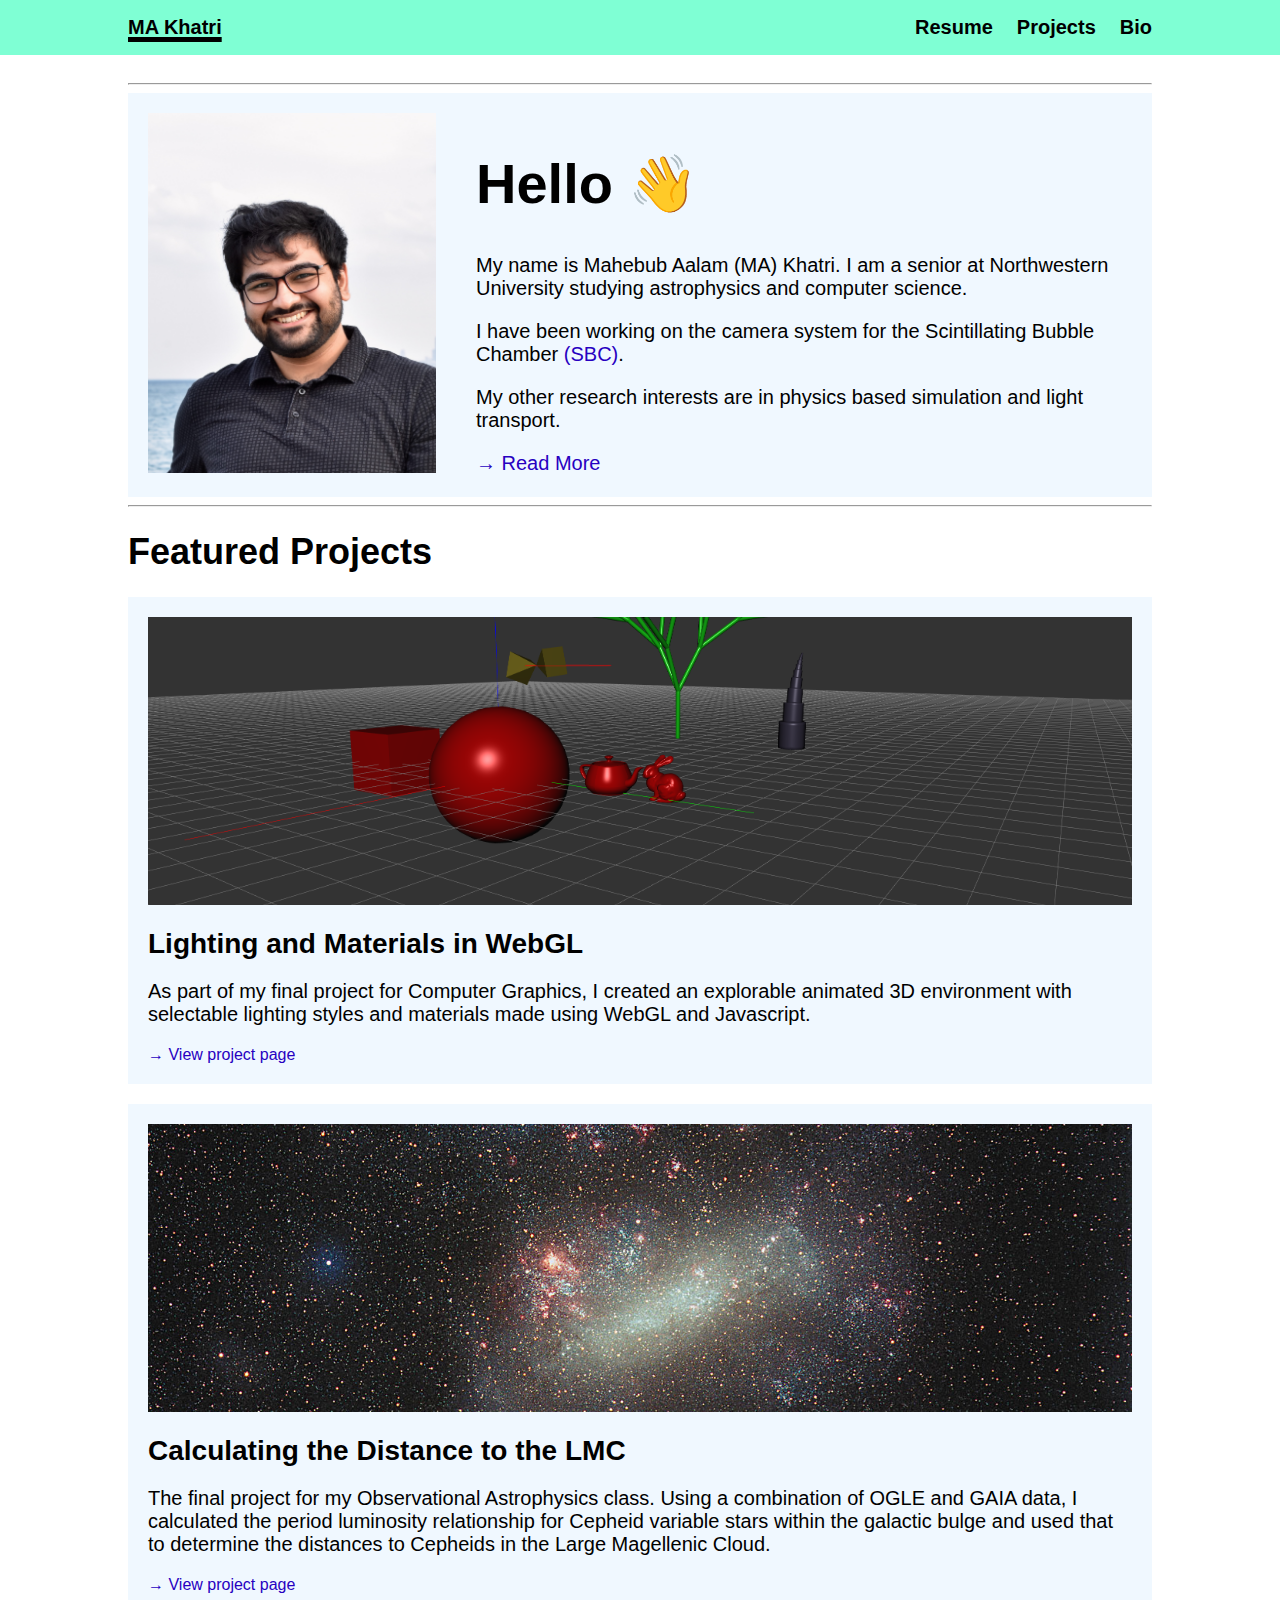
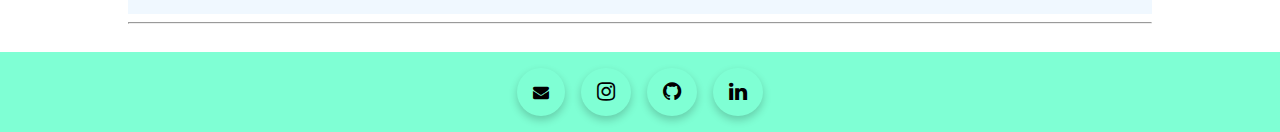
<file: index.html>
<!DOCTYPE html>
<html>

<head>
    <link rel="stylesheet" type="text/css" href="styles.css" />
    <link rel="icon" href="../images/hand-wave.png">
    <link rel="stylesheet" href="https://cdnjs.cloudflare.com/ajax/libs/font-awesome/4.7.0/css/font-awesome.min.css">
    <meta charset="UTF-8">
    <title>MA Khatri</title>
</head>

<body>
    <header>
        <nav role="navigation">
            <ul>
                <li aria-current="page" tabindex="1">
                    <a class="activePage" href="./">MA Khatri</a>
                </li>
                <div class="nav-links">
                    <li tabindex="2">
                        <a href="./resume">Resume</a>
                    </li>
                    <li tabindex="3">
                        <a href="./projects">Projects</a>
                    </li>
                    <li tabindex="4">
                        <a href="./bio">Bio</a>
                    </li>
                </div>
            </ul>
        </nav>
    </header>

    <main>
        <div class="break"></div>
        <hr>
        <div class="profile">
            <a tabindex="5" title="Bio Page" href="./bio/"><img src="../images/profile_crop.jpeg" alt="MA Khatri"></a>
            <div>
                <h1>
                    Hello &#128075;
                </h1>
                <p>
                    My name is Mahebub Aalam (MA) Khatri. I am a senior at 
                    Northwestern University studying astrophysics and computer science.
                </p>
                <p>
                    I have been working on the camera system for the Scintillating Bubble Chamber 
                    <a tabindex="6" title="Northwestern High Energy Physics Group" href="http://dm.phys.northwestern.edu/" target="_blank">(SBC)</a>.
                </p>
                <p>
                    My other research interests are in physics based simulation and light transport. 
                </p>
                <a style="font-size: 1.25rem;" tabindex="7" href="./bio"> &#8594; Read More</a>
            </div>
        </div>

        <hr>

        <div class="projects">
            <h1>
                Featured Projects
            </h1>
            <div class="project" aria-label="Project 1">
            <a tabindex="8" title="Lighting and Materials Project Page" href="./projects/#project1"><img src="../images/proj-c.png" alt="Lighting and Materials"></a>
                <div>
                    <h1>
                        Lighting and Materials in WebGL
                    </h1>
                    <p>
                        As part of my final project for Computer Graphics, I created an explorable animated 3D environment with selectable lighting styles and materials made using WebGL and Javascript.
                    </p>
                    <a tabindex="9" href="./projects/#project1"> &#8594; View project page</a>
                </div>
            </div>

            <div class="break"></div>

            <div class="project" aria-label="Project 2">
                <a tabindex="10" title="Calculating the Distance to the LMC Project Page" href="./projects/#project2"><img src="../images/LMC.jpg" alt="Calculating the Distance to the LMC"></a>
                <div>
                    <h1>
                        Calculating the Distance to the LMC
                    </h1>
                    <p>
                        The final project for my Observational Astrophysics class. Using a combination of OGLE and GAIA data, I calculated the period luminosity relationship for Cepheid variable stars within the galactic bulge and used that to determine the distances to Cepheids in the Large Magellenic Cloud.
                    </p>
                    <a tabindex="11" href="./projects/#project2"> &#8594; View project page</a>
                </div>
            </div>
        </div>
        <hr>
        <div class="break"></div>
    </main>
</body>

<footer>
    <a tabindex="12" title="Email" class="fa fa-envelope" href="mailto:mmrsk45@gmail.com" target="_blank"></a>
    <a tabindex="13" title="Instagram" class="fa fa-instagram fa-lg" href="https://www.instagram.com/fiddlesticks19/" target="_blank"></a>
    <a tabindex="14" title="Github" class="fa fa-github fa-lg" href="https://github.com/MA-Khatri" target="_blank"></a>
    <a tabindex="15" title="LinkedIn" class="fa fa-linkedin fa-lg" href="https://www.linkedin.com/in/mahebub-aalam-khatri-254630227/" target="_blank"></a>
</footer>

</html>
</file>
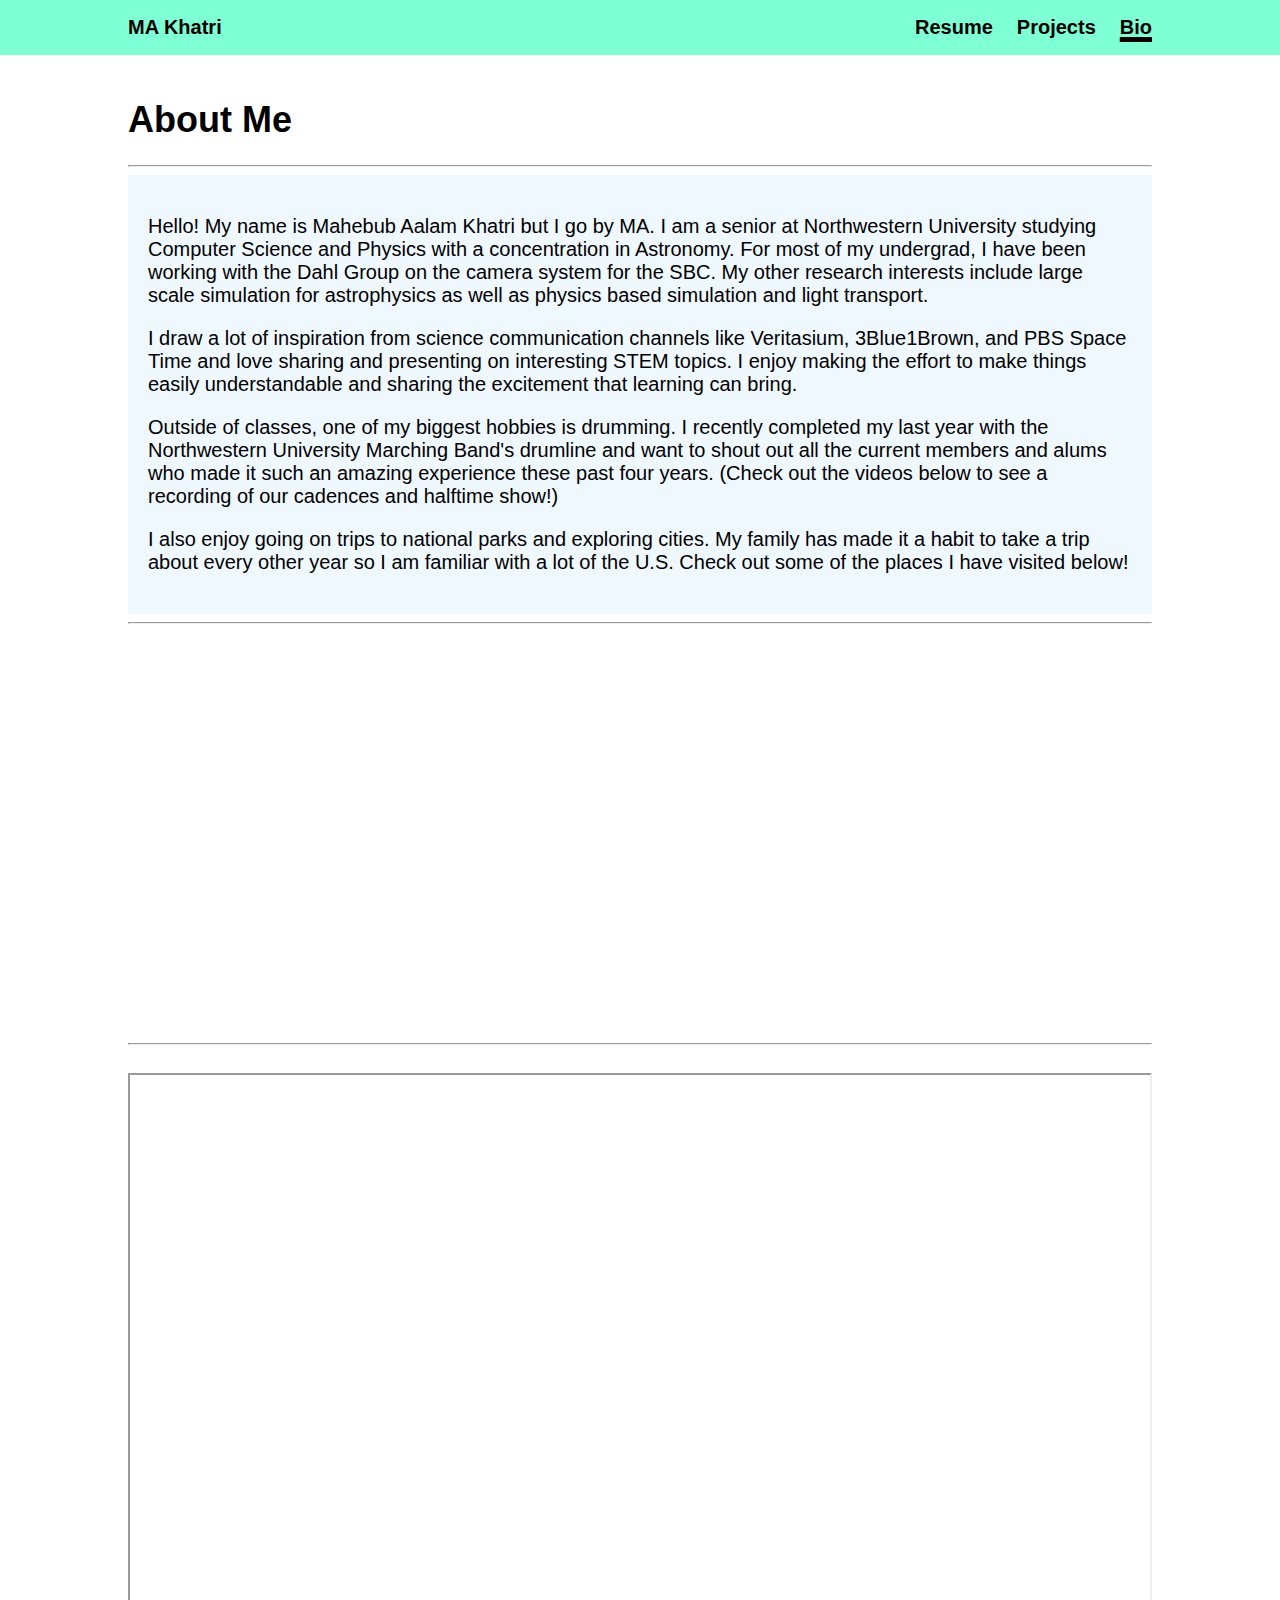
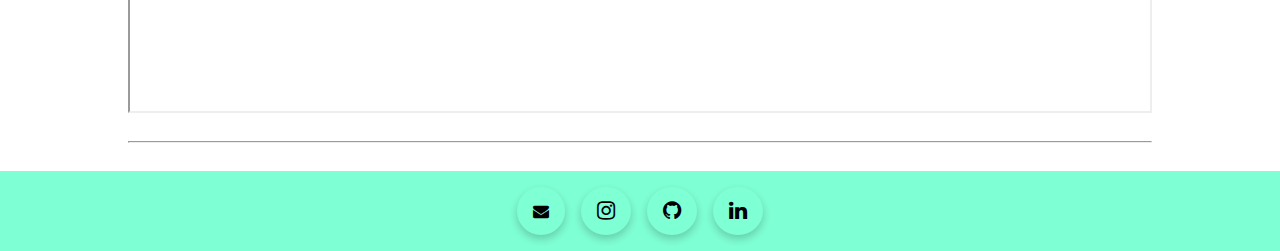
<file: bio/index.html>
<!DOCTYPE html>
<html>

<head>
    <link rel="stylesheet" type="text/css" href="../styles.css" />
    <link rel="icon" href="../images/hand-wave.png">
    <link rel="stylesheet" href="https://cdnjs.cloudflare.com/ajax/libs/font-awesome/4.7.0/css/font-awesome.min.css">
    <meta charset="UTF-8">
    <title>MA Khatri - Bio</title>
</head>

<body>
    <header>
        <nav role="navigation">
            <ul>
                <li aria-current="page" tabindex="1">
                    <a href="../">MA Khatri</a>
                </li>
                <div class="nav-links">
                    <li tabindex="2">
                        <a href="../resume/">Resume</a>
                    </li>
                    <li tabindex="3">
                        <a  href="../projects/">Projects</a>
                    </li>
                    <li tabindex="4">
                        <a  class="activePage" href="../bio/">Bio</a>
                    </li>
                </div>
            </ul>
        </nav>
    </header>

    <main>
        <div class="break"></div>
        <div class="projects"> 
            <h1>About Me</h1>
            <hr>
            <div class="project">
                <p>
                    Hello! My name is Mahebub Aalam Khatri but I go by MA. I am a senior at Northwestern University studying Computer Science
                    and Physics with a concentration in Astronomy. For most of my undergrad, I have been working with the Dahl Group on 
                    the camera system for the SBC. My other research interests include large scale simulation for astrophysics
                    as well as physics based simulation and light transport.
                </p>
                <p>
                    I draw a lot of inspiration from science communication channels like Veritasium, 3Blue1Brown, and PBS Space Time and
                    love sharing and presenting on interesting STEM topics. I enjoy making the effort to make things easily understandable 
                    and sharing the excitement that learning can bring.
                </p>
                <p>
                    Outside of classes, one of my biggest hobbies is drumming. I recently completed my last year with the Northwestern
                    University Marching Band's drumline and want to shout out all the current members and alums who made it such an
                    amazing experience these past four years. (Check out the videos below to see a recording of our cadences and halftime show!)
                </p>
                <p>
                    I also enjoy going on trips to national parks and exploring cities. My family has made it a habit to take a trip
                    about every other year so I am familiar with a lot of the U.S. Check out some of the places I have visited below!
                </p>

            </div>

            <hr>
            <div class="break"></div>

            <div class="embedContainer">
                <div class="video"><iframe tabindex="5" width="560" height="315" src="https://www.youtube.com/embed/rbprfCbNVSY" title="YouTube video player" frameborder="0" allow="accelerometer; autoplay; clipboard-write; encrypted-media; gyroscope; picture-in-picture" allowfullscreen align="left"></iframe></div>
                <div class="video"><iframe tabindex="6" width="560" height="315" src="https://www.youtube.com/embed/R2kQ6K72DH0" title="YouTube video player" frameborder="0" allow="accelerometer; autoplay; clipboard-write; encrypted-media; gyroscope; picture-in-picture" allowfullscreen align="right"></iframe></div>
            </div>

            <div class="break"></div>
            <hr>
            <div class="break"></div>

            <div class="embedContainer">
                <iframe src="https://www.google.com/maps/d/u/0/embed?mid=1k8_rVCJ0BP3CZpmUC-_TiZJCd7TxQ0A&ehbc=2E312F" width="1120" height="640"></iframe>
            </div>
            
            <div class="break"></div>
            <hr>
            <div class="break"></div>
        </div>
    </main>

</body>

<footer>
    <a tabindex="9" title="Email" class="fa fa-envelope" href="mailto:mmrsk45@gmail.com" target="_blank"></a>
    <a tabindex="10" title="Instagram" class="fa fa-instagram fa-lg" href="https://www.instagram.com/fiddlesticks19/" target="_blank"></a>
    <a tabindex="11" title="Github" class="fa fa-github fa-lg" href="https://github.com/MA-Khatri" target="_blank"></a>
    <a tabindex="12" title="LinkedIn" class="fa fa-linkedin fa-lg" href="https://www.linkedin.com/in/mahebub-aalam-khatri-254630227/" target="_blank"></a>
</footer>
</html>
</file>
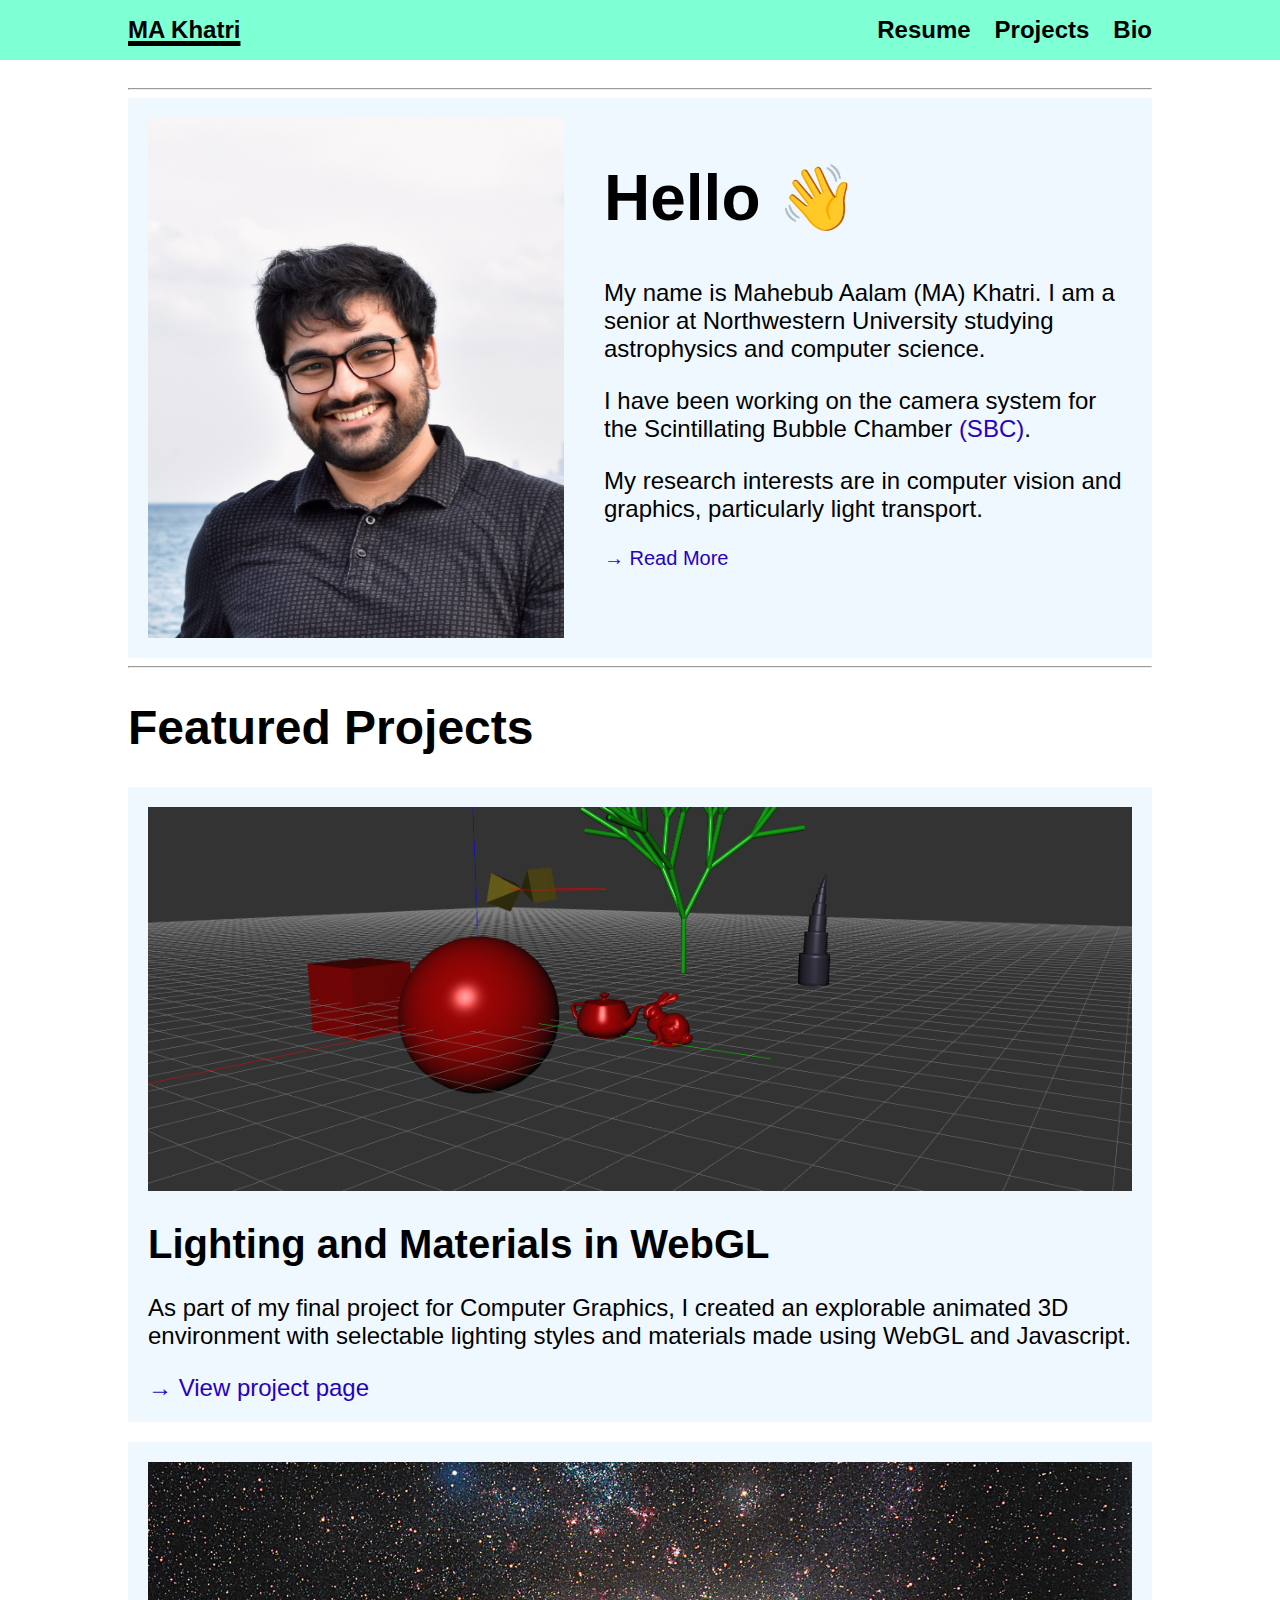
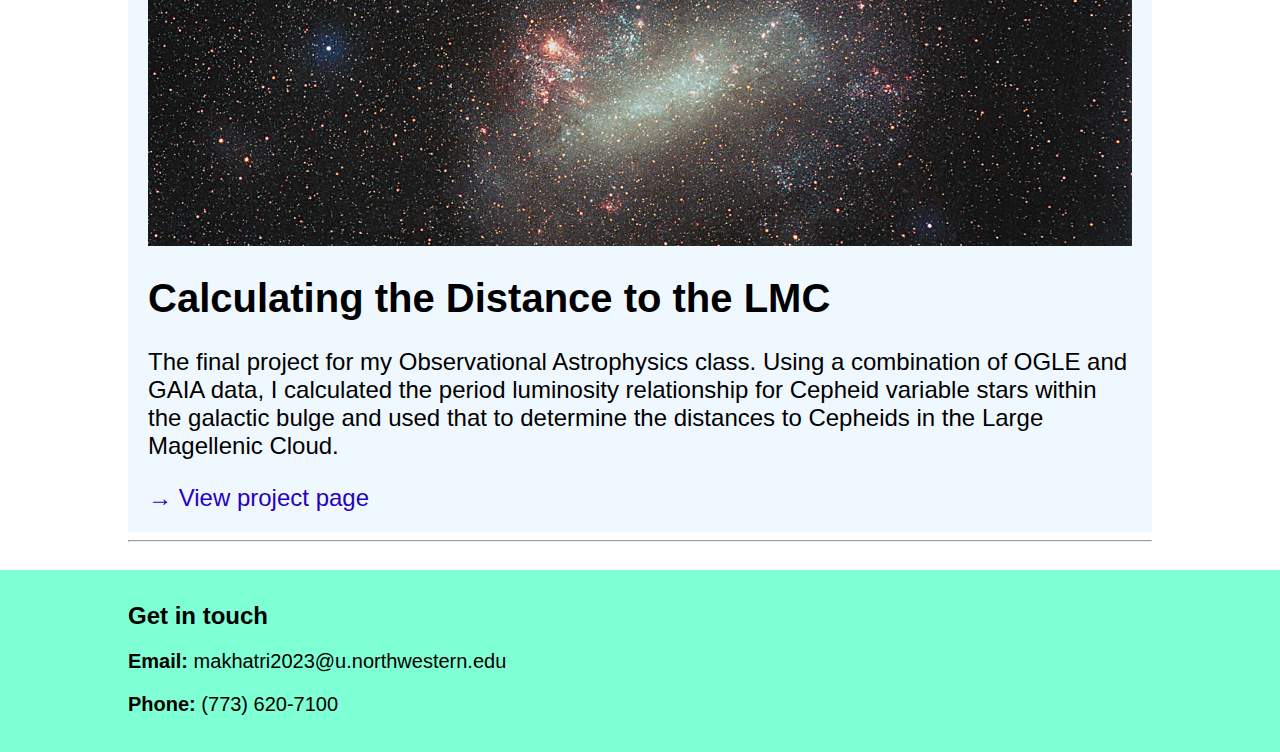
<file: pages/index.html>
<!DOCTYPE html>
<html>

<head>
    <link rel="stylesheet" type="text/css" href="styles.css" />
    <link rel="icon" href="../images/hand-wave.png">
    <meta charset="UTF-8">
    <title>MA Khatri</title>
</head>

<body>
    <nav role="navigation">
        <ul>
            <li aria-current="page" tabindex="1">
                <a class="activePage" href="index.html">MA Khatri</a>
            </li>
            <div class="nav-links">
                <li tabindex="2">
                    <a href="resume.html">Resume</a>
                </li>
                <li tabindex="3">
                    <a href="projects.html">Projects</a>
                </li>
                <li tabindex="4">
                    <a href="bio.html">Bio</a>
                </li>
            </div>
        </ul>
    </nav>

    <main>
        <div class="break"></div>
        <hr>
        <div class="profile">
            <img src="../images/profile_crop.jpeg" alt="MA Khatri">
            <div>
                <h1>
                    Hello &#128075;
                </h1>
                <p>
                    My name is Mahebub Aalam (MA) Khatri. I am a senior at 
                    Northwestern University studying astrophysics and computer science.
                </p>
                <p>
                    I have been working on the camera system for the Scintillating Bubble Chamber 
                    <a tabindex="5" title="Northwestern High Energy Physics Group" href="http://dm.phys.northwestern.edu/" target="_blank">(SBC)</a>.
                </p>
                <p>
                    My research interests are in computer vision and graphics, particularly light transport. 
                </p>
                <a style="font-size: 1.25rem;" tabindex="6" href="bio.html"> &#8594; Read More</a>
            </div>
        </div>

        <hr>

        <div class="projects">
            <h1>
                Featured Projects
            </h1>
            <div class="project" aria-label="Project 1">
            <img src="../images/proj-c.png" alt="Lighting and Materials">
                <div>
                    <h1>
                        Lighting and Materials in WebGL
                    </h1>
                    <p>
                        As part of my final project for Computer Graphics, I created an explorable animated 3D environment with selectable lighting styles and materials made using WebGL and Javascript.
                    </p>
                    <a tabindex="7" href="projects.html#project1"> &#8594; View project page</a>
                </div>
            </div>

            <div class="break"></div>

            <div class="project" aria-label="Project 2">
                <img src="../images/LMC.jpg" alt="Calculating the Distance to the LMC">
                <div>
                    <h1>
                        Calculating the Distance to the LMC
                    </h1>
                    <p>
                        The final project for my Observational Astrophysics class. Using a combination of OGLE and GAIA data, I calculated the period luminosity relationship for Cepheid variable stars within the galactic bulge and used that to determine the distances to Cepheids in the Large Magellenic Cloud.
                    </p>
                    <a tabindex="8" href="projects.html#project2"> &#8594; View project page</a>
                </div>
            </div>
        </div>
        <hr>
        <div class="break"></div>
    </main>
</body>

<footer>
    <h1>
        Get in touch
    </h1>
    <p>
        <b>Email:</b> <a tabindex="9" href="mailto:makhatri2023@u.northwestern.edu">makhatri2023@u.northwestern.edu</a>
    </p>
    <p>
        <b>Phone:</b> <a tabindex="10" href="tel:1-773-620-7100" >(773) 620-7100</a>
    </p>
</footer>

</html>
</file>
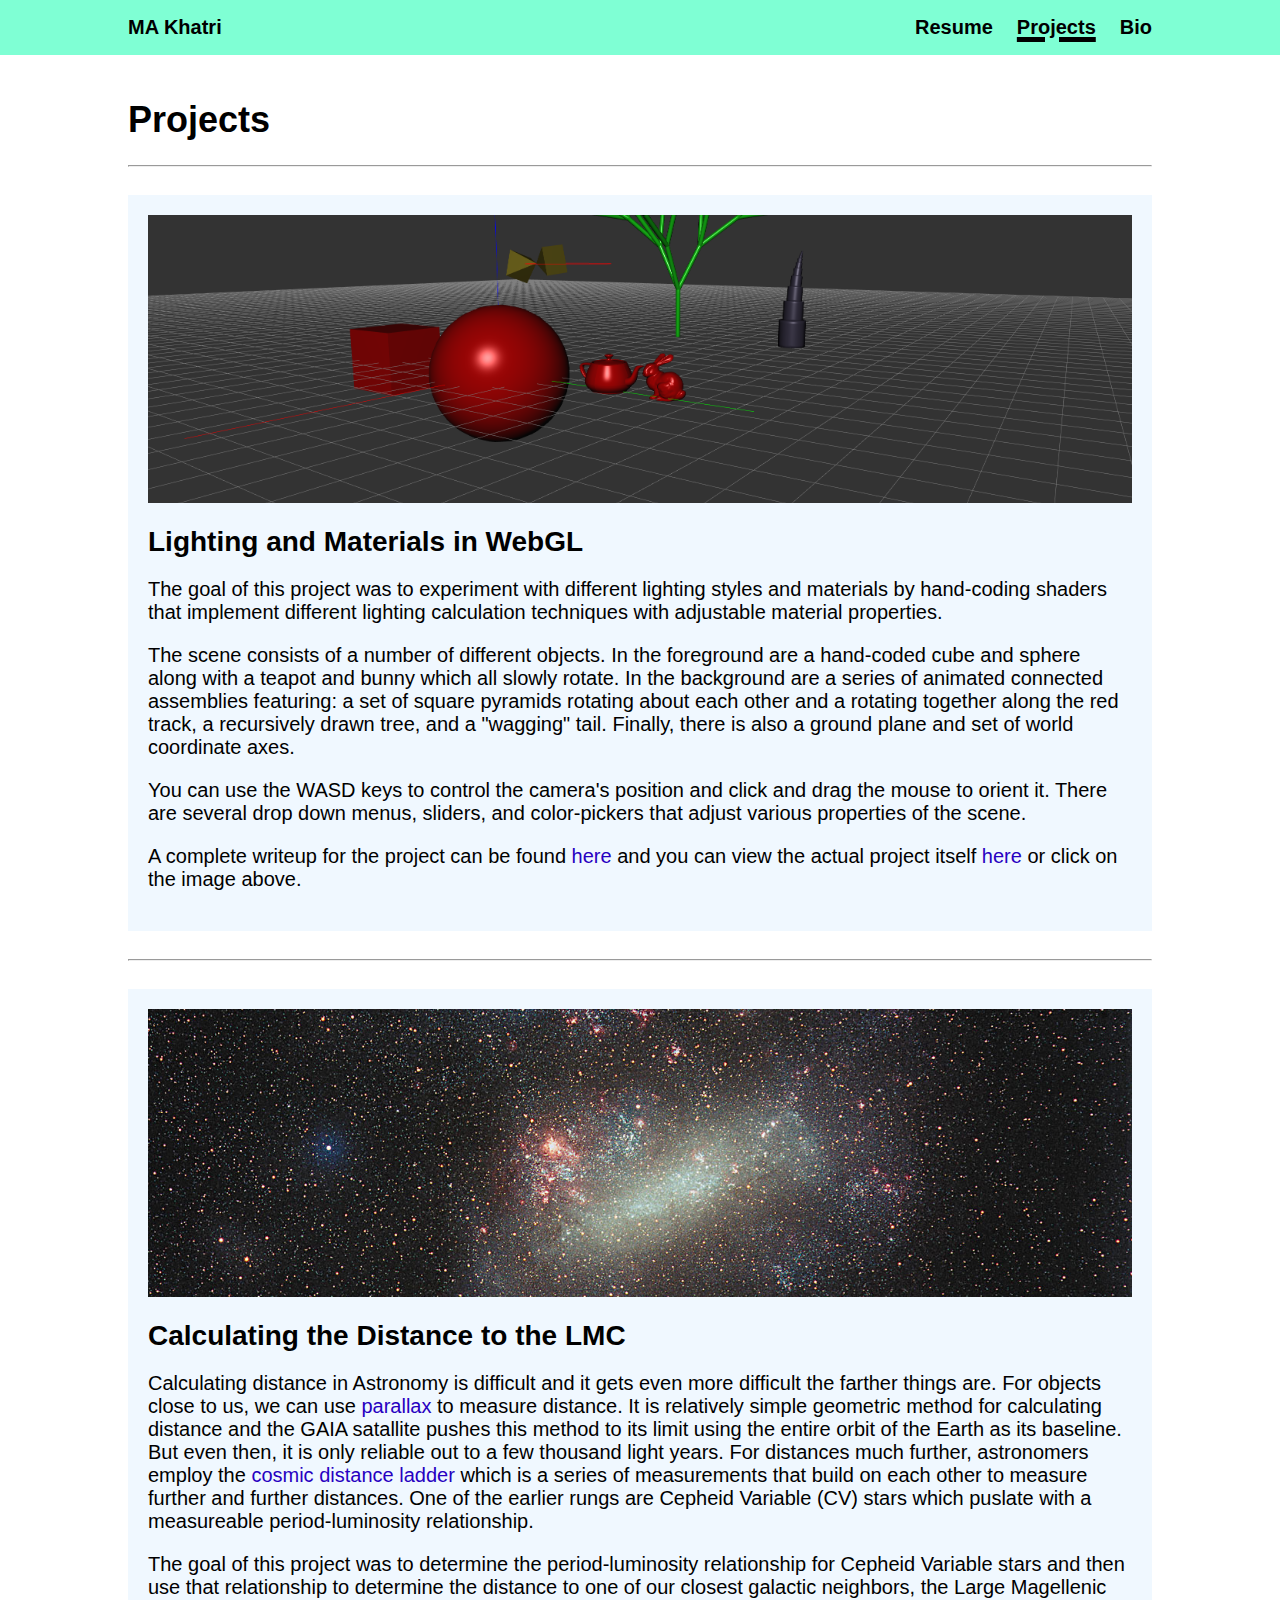
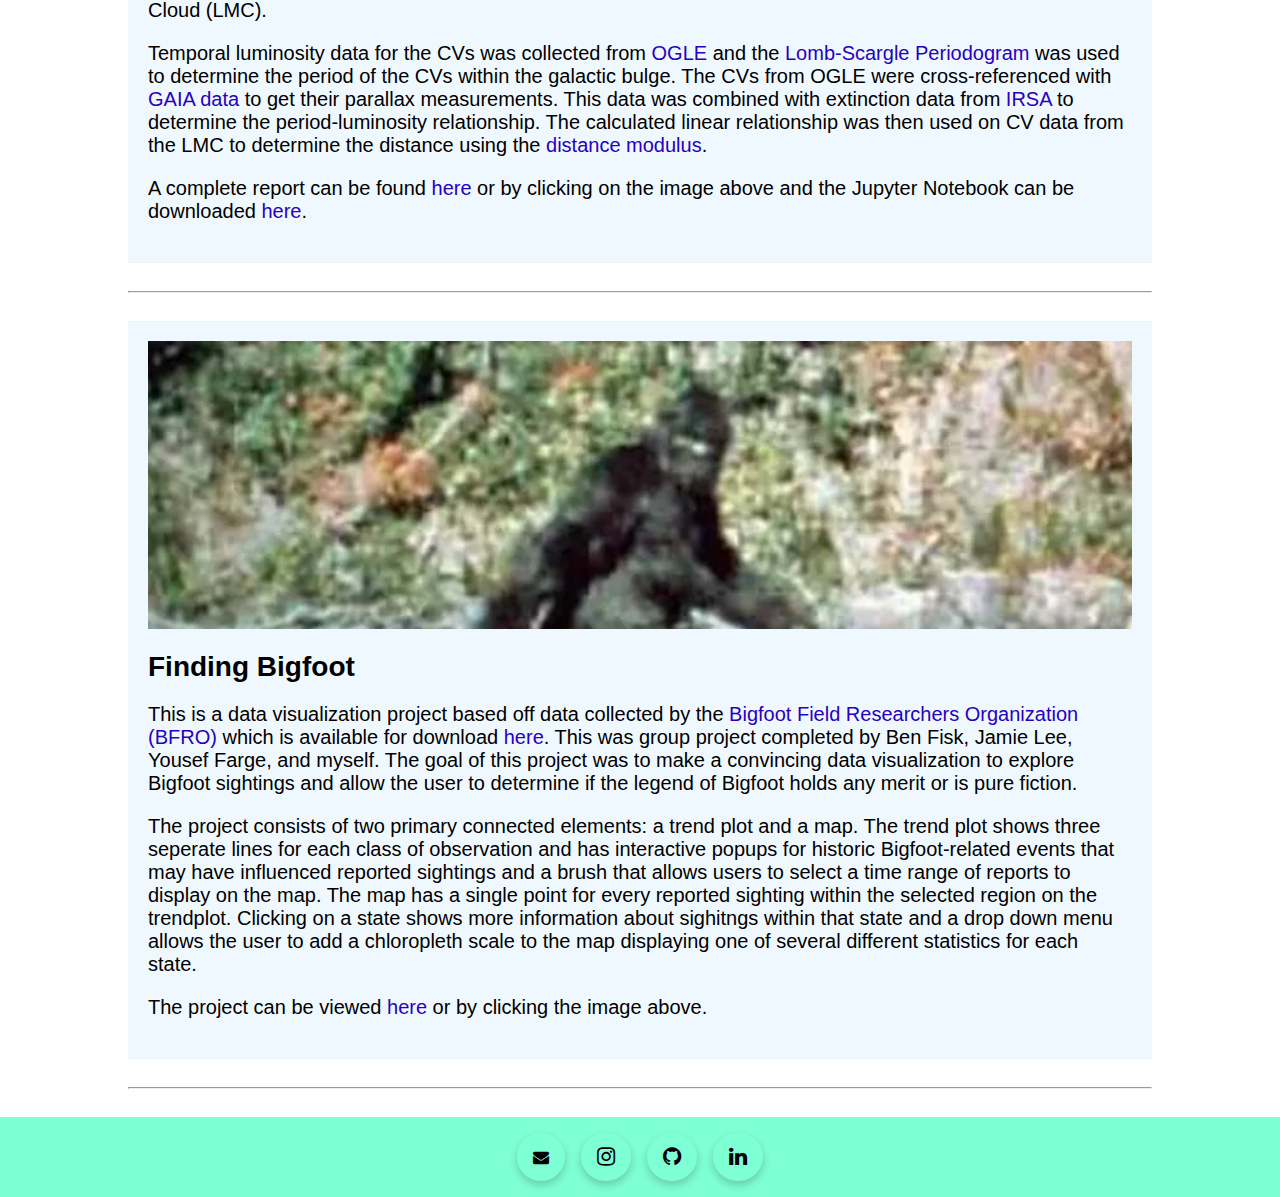
<file: projects/index.html>
<!DOCTYPE html>
<html>

<head>
    <link rel="stylesheet" type="text/css" href="../styles.css" />
    <link rel="icon" href="../images/hand-wave.png">
    <link rel="stylesheet" href="https://cdnjs.cloudflare.com/ajax/libs/font-awesome/4.7.0/css/font-awesome.min.css">
    <meta charset="UTF-8">
    <title>MA Khatri - Projects</title>
</head>

<body>
    <header>
        <nav role="navigation">
            <ul>
                <li aria-current="page" tabindex="1">
                    <a href="../">MA Khatri</a>
                </li>
                <div class="nav-links">
                    <li tabindex="2">
                        <a href="../resume/">Resume</a>
                    </li>
                    <li tabindex="3">
                        <a  class="activePage" href="../projects/">Projects</a>
                    </li>
                    <li tabindex="4">
                        <a href="../bio/">Bio</a>
                    </li>
                </div>
            </ul>
        </nav>
    </header>

    <main>
        <div class="break"></div>
        <div class="projects"> 
            <h1>Projects</h1>
            <hr>
            <div class="break"></div>
            <div id="project1" class="project projPage">
                <a tabindex="5" title="Lighting and Materials Project" href="..\extra\KhatriMahebubAalam_ProjC\KhatriMahebubAalam_ProjC.html" target="_blank"><img src="../images/proj-c.png" alt="Lighting and Materials"></a>
                <h1>
                    Lighting and Materials in WebGL
                </h1>
                <p>
                    The goal of this project was to experiment with different lighting styles and materials
                    by hand-coding shaders that implement different lighting calculation techniques with adjustable
                    material properties. 
                </p>
                <p>
                    The scene consists of a number of different objects. In the foreground are a hand-coded cube 
                    and sphere along with a teapot and bunny which all slowly rotate. In the background are a series 
                    of animated connected assemblies featuring: a set of square pyramids rotating about each other
                    and a rotating together along the red track, a recursively drawn tree, and a "wagging" tail.
                    Finally, there is also a ground plane and set of world coordinate axes. 
                </p>
                <p>
                    You can use the WASD keys to control the camera's position and click and drag the mouse to orient
                    it. There are several drop down menus, sliders, and color-pickers that adjust various properties of
                    the scene. 
                </p>
                <p>
                    A complete writeup for the project can be found <a tabindex="6" title="Lighting and Materials Project Writeup" href="..\extra\KhatriMahebubAalam_ProjC\KhatriMahebubAalam_ProjC.pdf" target="_blank">here</a>
                    and you can view the actual project itself <a tabindex="7" title="View Lighting and Materials Project" href="..\extra\KhatriMahebubAalam_ProjC\KhatriMahebubAalam_ProjC.html" target="_blank">here</a> 
                    or click on the image above.
                </p>
            </div>
            <div class="break"></div>
            <hr>
            <div class="break"></div>
            <div id="project2" class="project">
                <a tabindex="8" title="Calculating the Distance to the LMC Report" href="../extra/ASTRON_321_421_final_report.pdf" target="_blank"><img src="../images/LMC.jpg" alt="Calculating the Distance to the LMC"></a>
                <h1>
                    Calculating the Distance to the LMC
                </h1>
                <p>
                    Calculating distance in Astronomy is difficult and it gets even more difficult the farther things 
                    are. For objects close to us, we can use <a tabindex="9" title="Parallax Wikipedia article" href="https://en.wikipedia.org/wiki/Parallax" target="_blank">parallax</a>
                    to measure distance. It is relatively simple geometric method for calculating distance and the GAIA satallite
                    pushes this method to its limit using the entire orbit of the Earth as its baseline. But even then, it is only 
                    reliable out to a few thousand light years. For distances much further, astronomers employ the <a tabindex="10" title="Cosmic Distance Ladder Wikipedia article" href="https://en.wikipedia.org/wiki/Cosmic_distance_ladder" target="_blank">
                    cosmic distance ladder</a> which is a series of measurements that build on each other to measure further and 
                    further distances. One of the earlier rungs are Cepheid Variable (CV) stars which puslate with a measureable 
                    period-luminosity relationship. 
                </p>
                <p>
                    The goal of this project was to determine the period-luminosity relationship for Cepheid Variable stars 
                    and then use that relationship to determine the distance to one of our closest galactic neighbors, the
                    Large Magellenic Cloud (LMC). 
                </p>
                <p>
                    Temporal luminosity data for the CVs was collected from <a tabindex="11" title="OGLE data" href="https://www.astrouw.edu.pl/ogle/ogle4/OCVS/" target="_blank">OGLE</a> and the
                    <a tabindex="12" title="Lomb-Scargle Periodogram Explanation" href="https://iopscience.iop.org/article/10.3847/1538-4365/aab766/pdf" target="_blank">Lomb-Scargle Periodogram</a>
                    was used to determine the period of the CVs within the galactic bulge. The CVs from OGLE were cross-referenced with <a tabindex="13" title="GAIA database" href="https://gea.esac.esa.int/archive/" target="_blank">
                    GAIA data</a> to get their parallax measurements. This data was combined with extinction data from <a tabindex="13" title="IRSA Galactic Dust Reddening and Extinction" href="https://irsa.ipac.caltech.edu/applications/DUST/" target="_blank">
                    IRSA</a> to determine the period-luminosity relationship. The calculated linear relationship was then used on CV data from the LMC to determine the distance using the 
                    <a tabindex="14" title="Magnitudes and distance" href="http://astro.wku.edu/labs/m100/mags.html" target="_blank">distance modulus</a>.
                </p>
                <p>
                    A complete report can be found <a tabindex="15" title="Calculating the Distance to the LMC Report" href="../extra/ASTRON_321_421_final_report.pdf" target="_blank">here</a> 
                    or by clicking on the image above and the Jupyter Notebook can be downloaded 
                    <a tabindex="16" title="Calculating the Distnace to the LMC Jupyter Notebook" href="../extra/KhatriMahebubAalam_Astron321_final_project.ipynb" target="_blank">here</a>.
                </p>
            </div>
            <div class="break"></div>
            <hr>
            <div class="break"></div>
            <div id="project3" class="project">
                <a tabindex="17" title="Finding Bigfoot DataVis Project" href="https://bigfoot-ybjm.web.app/" target="_blank"><img style="object-position: 50% 0%;" src="../images/bigfoot-film-patterson-gimlin.jpg" alt="Image of Bigfoot by Roger Patterson and Bob Gimlin"></a>
                <h1>
                    Finding Bigfoot
                </h1>
                <p>
                    This is a data visualization project based off data collected by the <a tabindex="18" title="BFRO Homepage" href="https://www.bfro.net/" target="_blank">Bigfoot Field Researchers Organization (BFRO)</a>
                    which is available for download <a tabindex="19" title="BFRO Data Download" href="https://data.world/timothyrenner/bfro-sightings-data" target="_blank">here</a>. This was group project completed by
                    Ben Fisk, Jamie Lee, Yousef Farge, and myself. The goal of this project was to make a convincing data visualization to explore Bigfoot sightings and allow the user to determine if the legend of
                    Bigfoot holds any merit or is pure fiction.
                </p>
                <p>
                    The project consists of two primary connected elements: a trend plot and a map. The trend plot shows three seperate lines for each class of observation and has interactive popups for historic 
                    Bigfoot-related events that may have influenced reported sightings and a brush that allows users to select a time range of reports to display on the map. The map has a single point for every
                    reported sighting within the selected region on the trendplot. Clicking on a state shows more information about sighitngs within that state and a drop down menu allows the user to 
                    add a chloropleth scale to the map displaying one of several different statistics for each state.
                </p>
                <p>
                    The project can be viewed <a tabindex="20" title="Finding Bigfoot DataVis Project" href="https://bigfoot-ybjm.web.app/" target="_blank">here</a> or by clicking the image above.
                </p>
            </div>
            <div class="break"></div>
            <hr>
            <div class="break"></div>
        </div>
    </main>

</body>

<footer>
    <a tabindex="21" title="Email" class="fa fa-envelope" href="mailto:mmrsk45@gmail.com" target="_blank"></a>
    <a tabindex="22" title="Instagram" class="fa fa-instagram fa-lg" href="https://www.instagram.com/fiddlesticks19/" target="_blank"></a>
    <a tabindex="23" title="Github" class="fa fa-github fa-lg" href="https://github.com/MA-Khatri" target="_blank"></a>
    <a tabindex="24" title="LinkedIn" class="fa fa-linkedin fa-lg" href="https://www.linkedin.com/in/mahebub-aalam-khatri-254630227/" target="_blank"></a>
</footer>
</html>
</file>
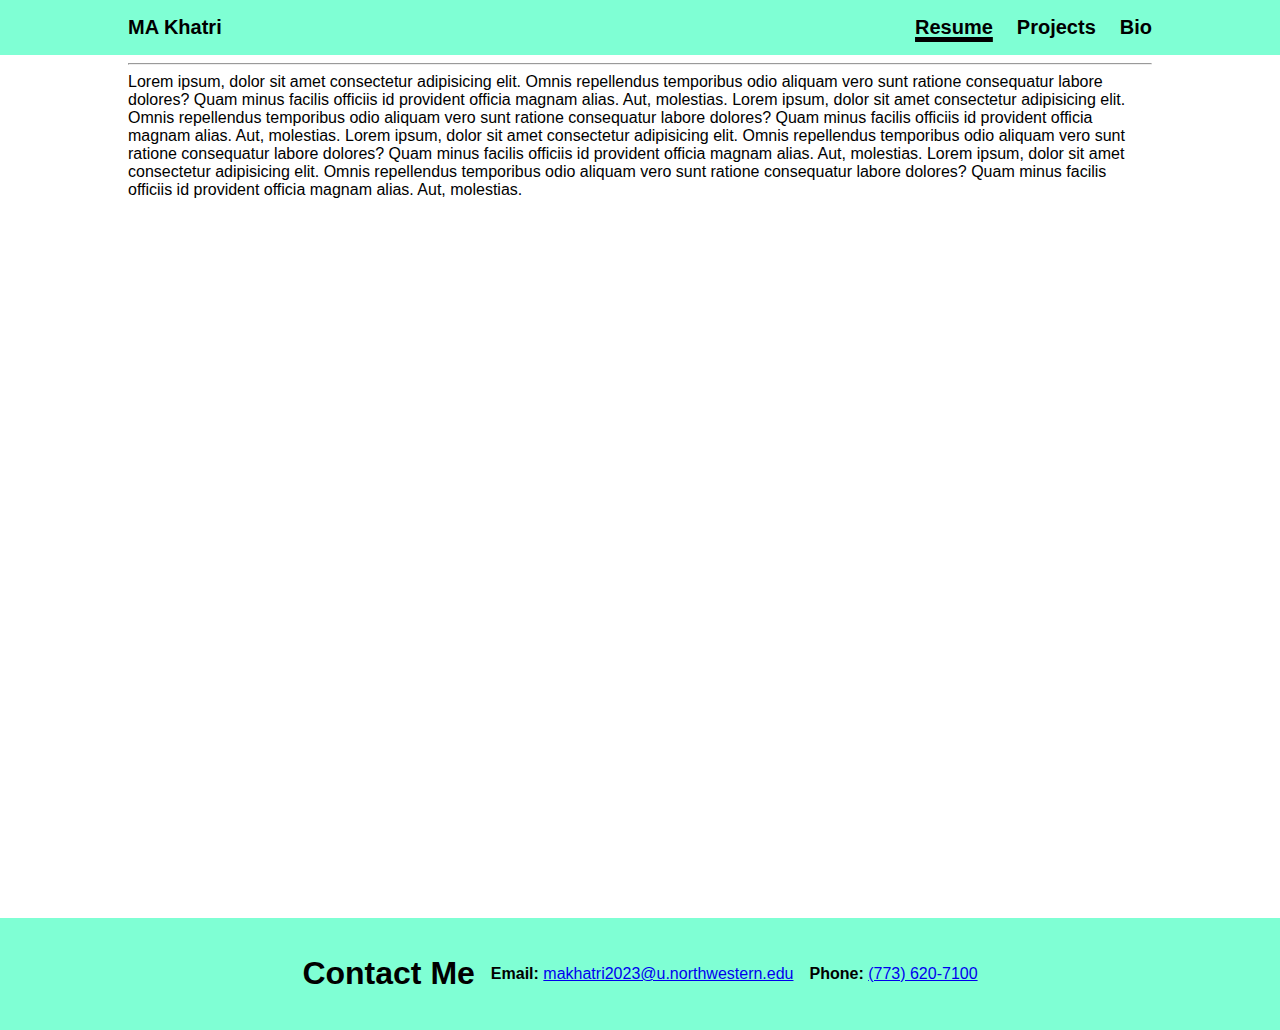
<file: resume.html>
<!DOCTYPE html>
<html>

<head>
    <link rel="stylesheet" type="text/css" href="styles.css" />
    <link rel="icon" href="images/hand-wave.png">
    <meta charset="UTF-8">
    <title>MA Khatri - Resume</title>
</head>

<body>
    <nav role="navigation">
        <ul>
            <li aria-current="page" tabindex="1">
                <a href="index.html">MA Khatri</a>
            </li>
            <div class="nav-links">
                <li tabindex="2">
                    <a class="activePage" href="resume.html">Resume</a>
                </li>
                <li tabindex="3">
                    <a  href="projects.html">Projects</a>
                </li>
                <li tabindex="4">
                    <a href="bio.html">Bio</a>
                </li>
            </div>
        </ul>
    </nav>

    <main>
        <hr>
        Lorem ipsum, dolor sit amet consectetur adipisicing elit.
        Omnis repellendus temporibus odio aliquam vero sunt ratione 
        consequatur labore dolores? Quam minus facilis officiis id 
        provident officia magnam alias. Aut, molestias.
        Lorem ipsum, dolor sit amet consectetur adipisicing elit.
        Omnis repellendus temporibus odio aliquam vero sunt ratione 
        consequatur labore dolores? Quam minus facilis officiis id 
        provident officia magnam alias. Aut, molestias.
        Lorem ipsum, dolor sit amet consectetur adipisicing elit.
        Omnis repellendus temporibus odio aliquam vero sunt ratione 
        consequatur labore dolores? Quam minus facilis officiis id 
        provident officia magnam alias. Aut, molestias.
        Lorem ipsum, dolor sit amet consectetur adipisicing elit.
        Omnis repellendus temporibus odio aliquam vero sunt ratione 
        consequatur labore dolores? Quam minus facilis officiis id 
        provident officia magnam alias. Aut, molestias.
    </main>

    <footer>
        <h1>
            Contact Me
        </h1>
        <p>
            <b>Email:</b> <a tabindex="9" href="mailto:makhatri2023@u.northwestern.edu">makhatri2023@u.northwestern.edu</a>
        </p>
        <p>
            <b>Phone:</b> <a tabindex="10" href="tel:1-773-620-7100" >(773) 620-7100</a>
        </p>
    </footer>
</body>

</html>
</file>
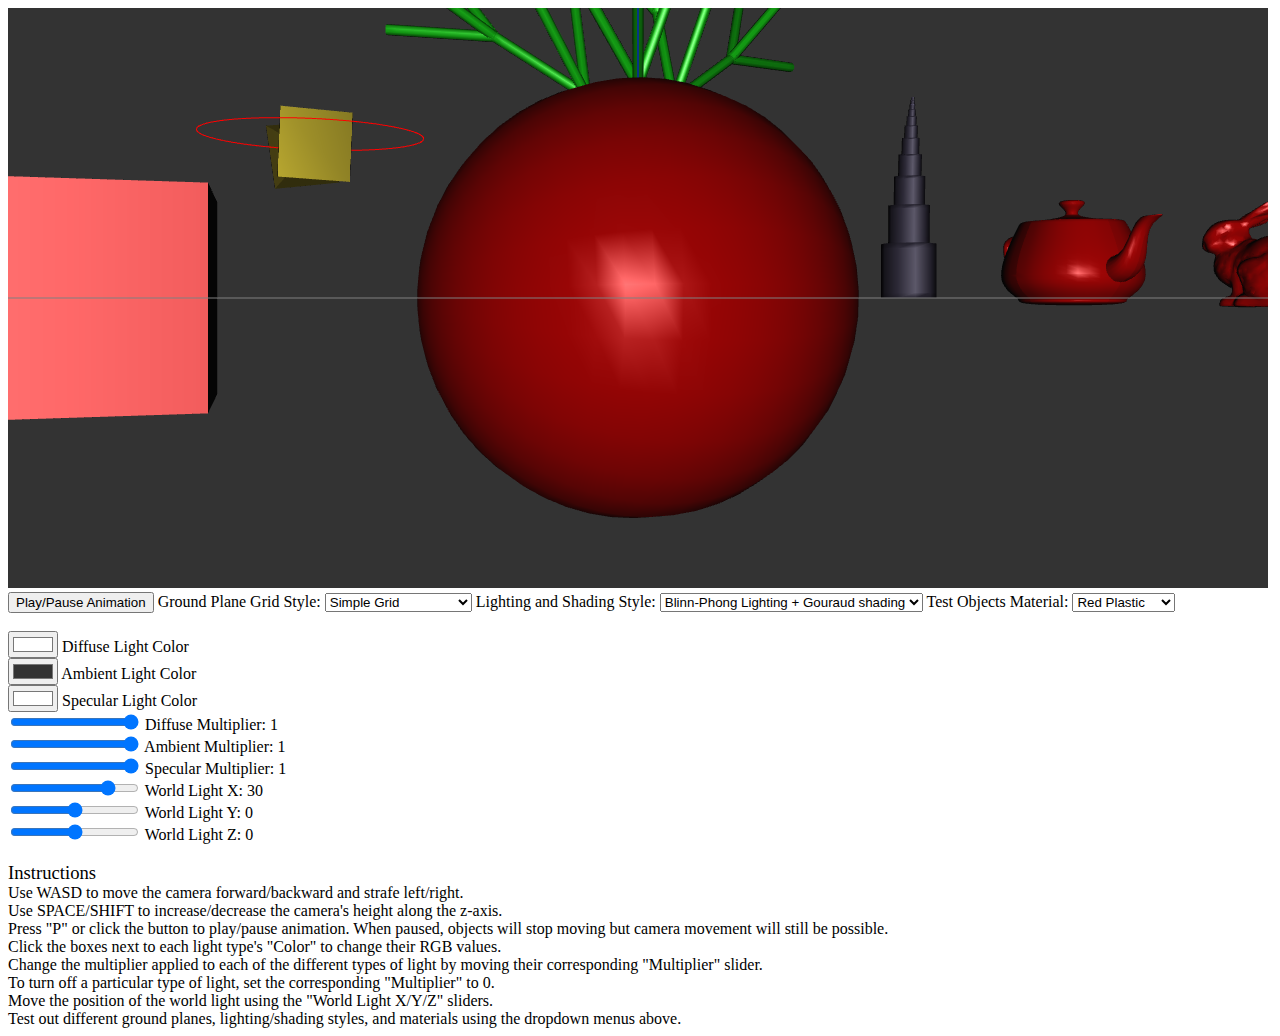
<file: KhatriMahebubAalam_ProjC/KhatriMahebubAalam_ProjC.html>
<!DOCTYPE html>
<html lang="en">
    <head>
        <meta charset="utf-8" />
        <title>Mahebub Aalam Khatri Project C</title>
        <link rel="stylesheet" href="style.css">
    </head>

    <body onload="main()" onresize="drawResize()">
        <canvas id="webgl" width="600" height="600">
            Please use a browser that supports "canvas"
        </canvas>

        <br>

        <button onclick="playPause()">Play/Pause Animation</button>

        <label for="GPgrid">Ground Plane Grid Style:</label>
        <select name="GPgrid" id="GPgrid">
            <option value="simple">Simple Grid</option>
            <option value="triangular_mesh">Triangular Mesh Grid</option>
        </select>

        <label for="shadingStyle">Lighting and Shading Style:</label>
        <select name="shadingStyle" id="shadingStyle">
            <option value="BPgouraud">Blinn-Phong Lighting + Gouraud shading</option>
            <option value="BPphong">Blinn-Phong Lighting + Phong shading</option>
            <option value="Pgouraud">Phong Lighting + Gouraud shading</option>
            <option value="Pphong">Phong Lighting + Phong shading</option>
        </select>

        <label for="materialSelect">Test Objects Material:</label>
        <select name="materialSelect" id="materialSelect">
            <option value="1">Red Plastic</option>
            <option value="2">Green Plastic</option>
            <option value="3">Blue Plastic</option>
            <option value="4">Black Plastic</option>
            <option value="5">Black Rubber</option>
            <option value="6">Brass</option>
            <option value="7">Dull Bronze</option>
            <option value="8">Shiny Bronze</option>
            <option value="9">Chrome</option>
            <option value="10">Dull Copper</option>
            <option value="11">Shiny Copper</option>
            <option value="12">Dull Gold</option>
            <option value="13">Shiny Gold</option>
            <option value="14">Pewter</option>
            <option value="15">Dull Silver</option>
            <option value="16">Shiny Silver</option>
            <option value="17">Emerald</option>
            <option value="18">Jade</option>
            <option value="19">Obsidian</option>
            <option value="20">Pearl</option>
            <option value="21">Ruby</option>
            <option value="22">Turquoise</option>
            <option value="23">Default Red</option>
        </select>

        <br>
        <br>

        <div>
            <input type="color" id="worldLightColor" name="worldLightColor"
                value="#FFFFFF">
            <label for="worldLightColor">Diffuse Light Color</label>
            <br>
            <input type="color" id="ambientLightColor" name="ambientLightColor"
                value="#333333">
            <label for="ambientLightColor">Ambient Light Color</label>
            <br>
            <input type="color" id="specularLightColor" name="specularLightColor"
                value="#FFFFFF">
            <label for="specularLightColor">Specular Light Color</label>
        <div>

        <div>
            <input type="range" id="diffuseMultiplier" name="diffuseMultiplier"
                    min="0" max="1" value="1" step="0.01">
            Diffuse Multiplier: <span id="DIFFUSEMULTIPLIER"></span>
            <br>
            <input type="range" id="ambientMultiplier" name="ambientMultiplier"
                    min="0" max="1" value="1" step="0.01">
            Ambient Multiplier: <span id="AMBIENTMULTIPLIER"></span>
            <br>
            <input type="range" id="specularMultiplier" name="specularMultiplier"
                    min="0" max="1" value="1" step="0.01">
            Specular Multiplier: <span id="SPECULARMULTIPLIER"></span>
        </div>

        <div>
            <input type="range" id="worldLightX" name="worldLightX"
                   min="-50" max="50" value="30" step="0.1">
            World Light X: <span id="LIGHTX"></span>
            <br>
            <input type="range" id="worldLightY" name="worldLightY"
                   min="-50" max="50", value="0" step="0.1">
            World Light Y: <span id="LIGHTY"></span>
            <br>
            <input type="range" id="worldLightZ" name="worldLightZ"
                   min="-50" max="50" value="0" step="0.1">
            World Light Z: <span id="LIGHTZ"></span>
        </div>

        <br>
        <div>
            <span id="InstructionsHeader">Instructions</span>
            <li>Use WASD to move the camera forward/backward and strafe left/right.</li>
            <li>Use SPACE/SHIFT to increase/decrease the camera's height along the z-axis.</li>
            <li>Press "P" or click the button to play/pause animation. When paused, objects will stop moving but camera movement will still be possible.</li>
            <li>Click the boxes next to each light type's "Color" to change their RGB values.</li>
            <li>Change the multiplier applied to each of the different types of light by moving their corresponding "Multiplier" slider.</li>
            <li>To turn off a particular type of light, set the corresponding "Multiplier" to 0.</li>
            <li>Move the position of the world light using the "World Light X/Y/Z" sliders.</li>
            <li>Test out different ground planes, lighting/shading styles, and materials using the dropdown menus above.</li>
        </div>
        

        
        
        <!-- dependencies -->
        <script src="lib/webgl-utils.js"></script>
        <script src="lib/webgl-debug.js"></script>
        <script src="lib/cuon-utils.js"></script>
        <script src="lib/cuon-matrix-quat03.js"></script>
            <!-- Eventually switch to this lib? -->
            <!-- <script src="lib/gl-matrix.js"></script>  -->

        <!-- project source code -->
        <script src="lights.js"></script>
        <script src="materials.js"></script>
        <script src="utah.js"></script>
        <script src="bunny.js"></script>
        <script src="cylinder.js"></script>
        <script src="shapes.js"></script>
        <script src="VBObox0.js"></script>
        <script src="VBObox1.js"></script>
        <script src="VBObox2.js"></script>
        <script src="main.js"></script>
        <script src="controls.js"></script>
    </body>
</html>
</file>
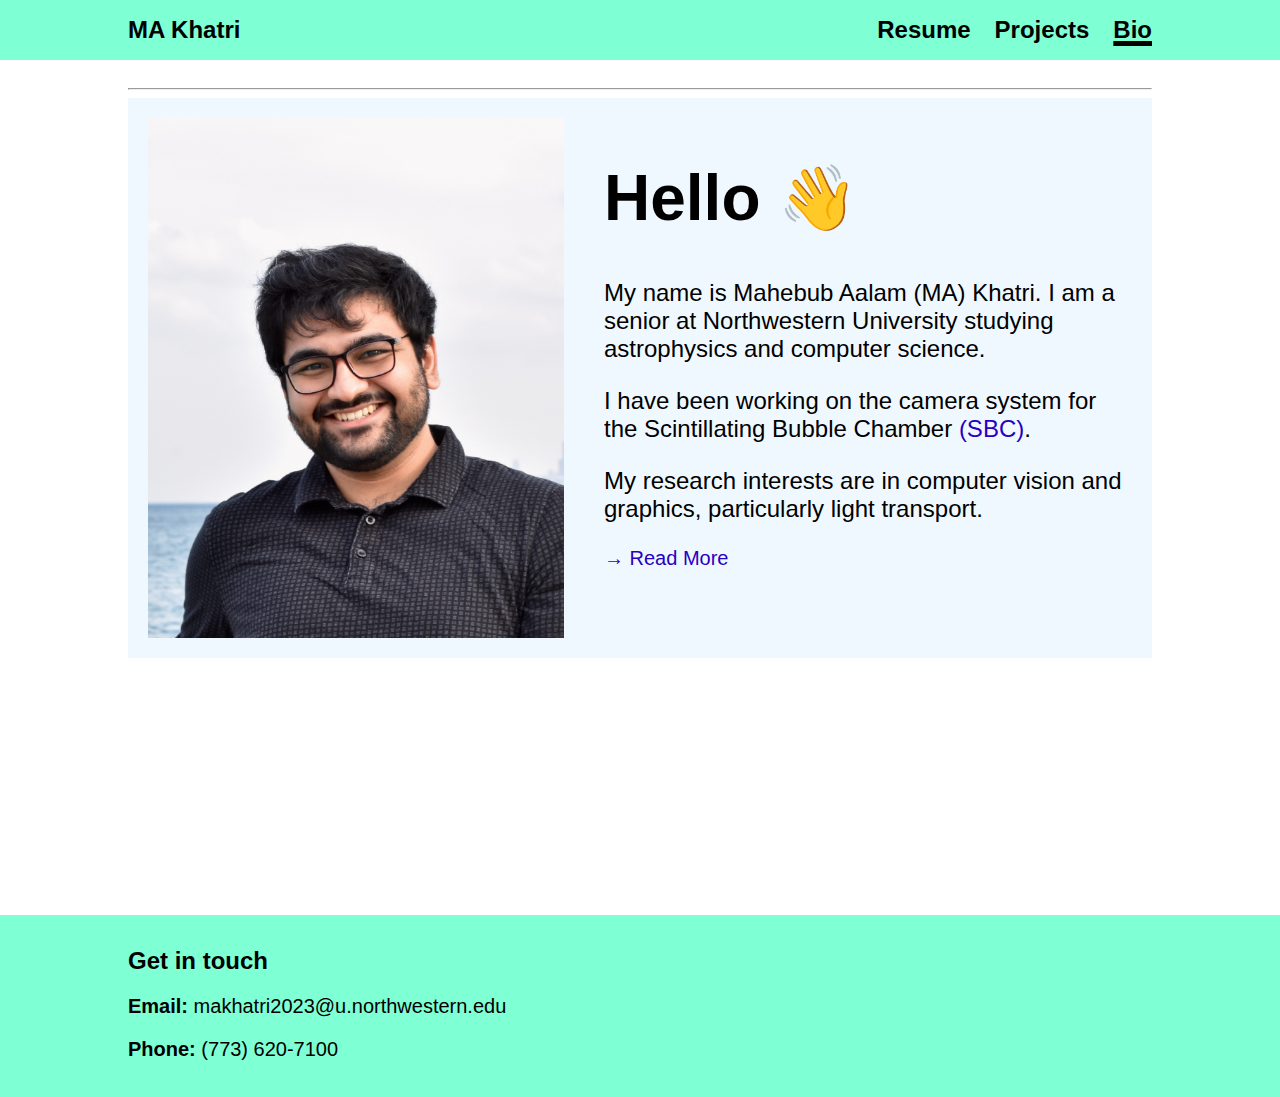
<file: pages/bio.html>
<!DOCTYPE html>
<html>

<head>
    <link rel="stylesheet" type="text/css" href="styles.css" />
    <link rel="icon" href="../images/hand-wave.png">
    <meta charset="UTF-8">
    <title>MA Khatri - Bio</title>
</head>

<body>
    <nav role="navigation">
        <ul>
            <li aria-current="page" tabindex="1">
                <a href="index.html">MA Khatri</a>
            </li>
            <div class="nav-links">
                <li tabindex="2">
                    <a href="resume.html">Resume</a>
                </li>
                <li tabindex="3">
                    <a  href="projects.html">Projects</a>
                </li>
                <li tabindex="4">
                    <a  class="activePage" href="bio.html">Bio</a>
                </li>
            </div>
        </ul>
    </nav>

    <main>
        <div class="break"></div>
        <hr>
        <div class="profile">
            <img src="../images/profile_crop.jpeg" alt="MA Khatri">
            <div>
                <h1>
                    Hello &#128075;
                </h1>
                <p>
                    My name is Mahebub Aalam (MA) Khatri. I am a senior at 
                    Northwestern University studying astrophysics and computer science.
                </p>
                <p>
                    I have been working on the camera system for the Scintillating Bubble Chamber 
                    <a tabindex="5" title="Northwestern High Energy Physics Group" href="http://dm.phys.northwestern.edu/" target="_blank">(SBC)</a>.
                </p>
                <p>
                    My research interests are in computer vision and graphics, particularly light transport. 
                </p>
                <a style="font-size: 1.25rem;" tabindex="6" href="bio.html"> &#8594; Read More</a>
            </div>
        </div>
    </main>

</body>

<footer>
    <h1>
        Get in touch
    </h1>
    <p>
        <b>Email:</b> <a tabindex="9" href="mailto:makhatri2023@u.northwestern.edu">makhatri2023@u.northwestern.edu</a>
    </p>
    <p>
        <b>Phone:</b> <a tabindex="10" href="tel:1-773-620-7100" >(773) 620-7100</a>
    </p>
</footer>
</html>
</file>
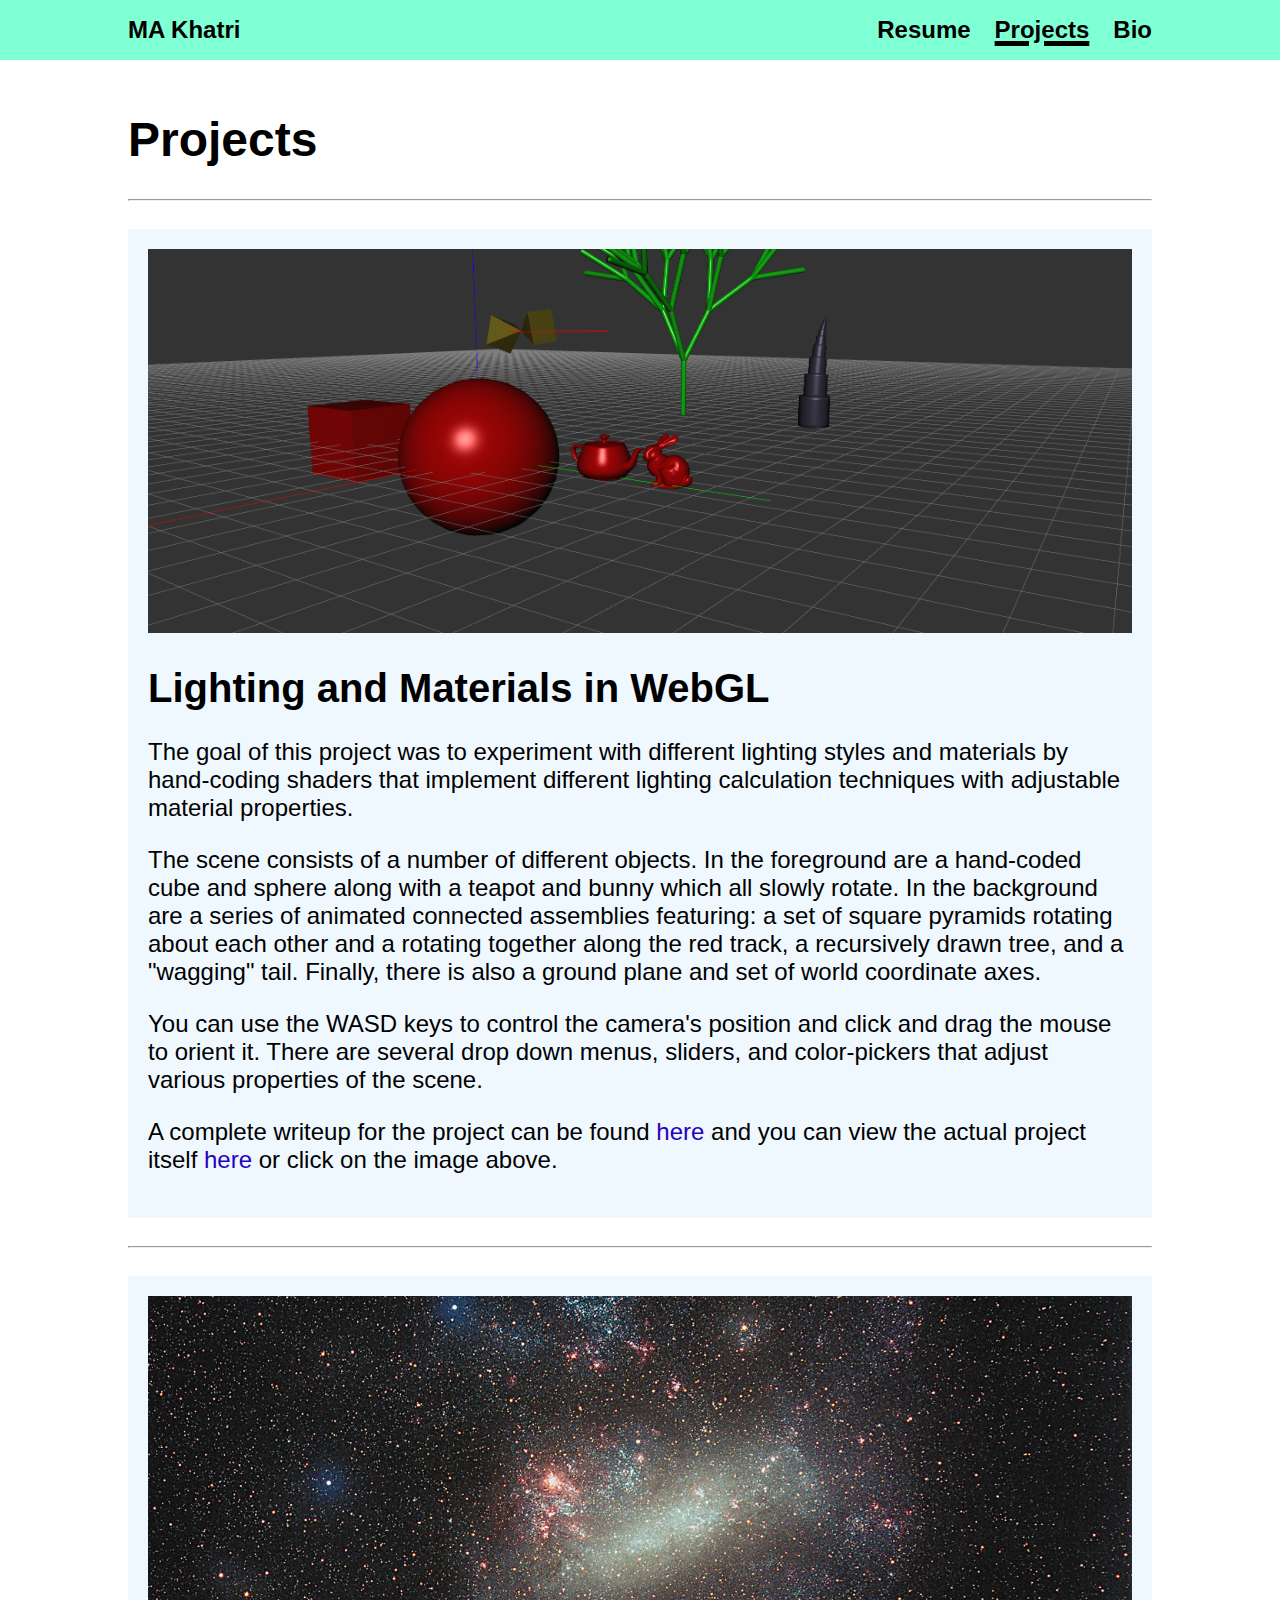
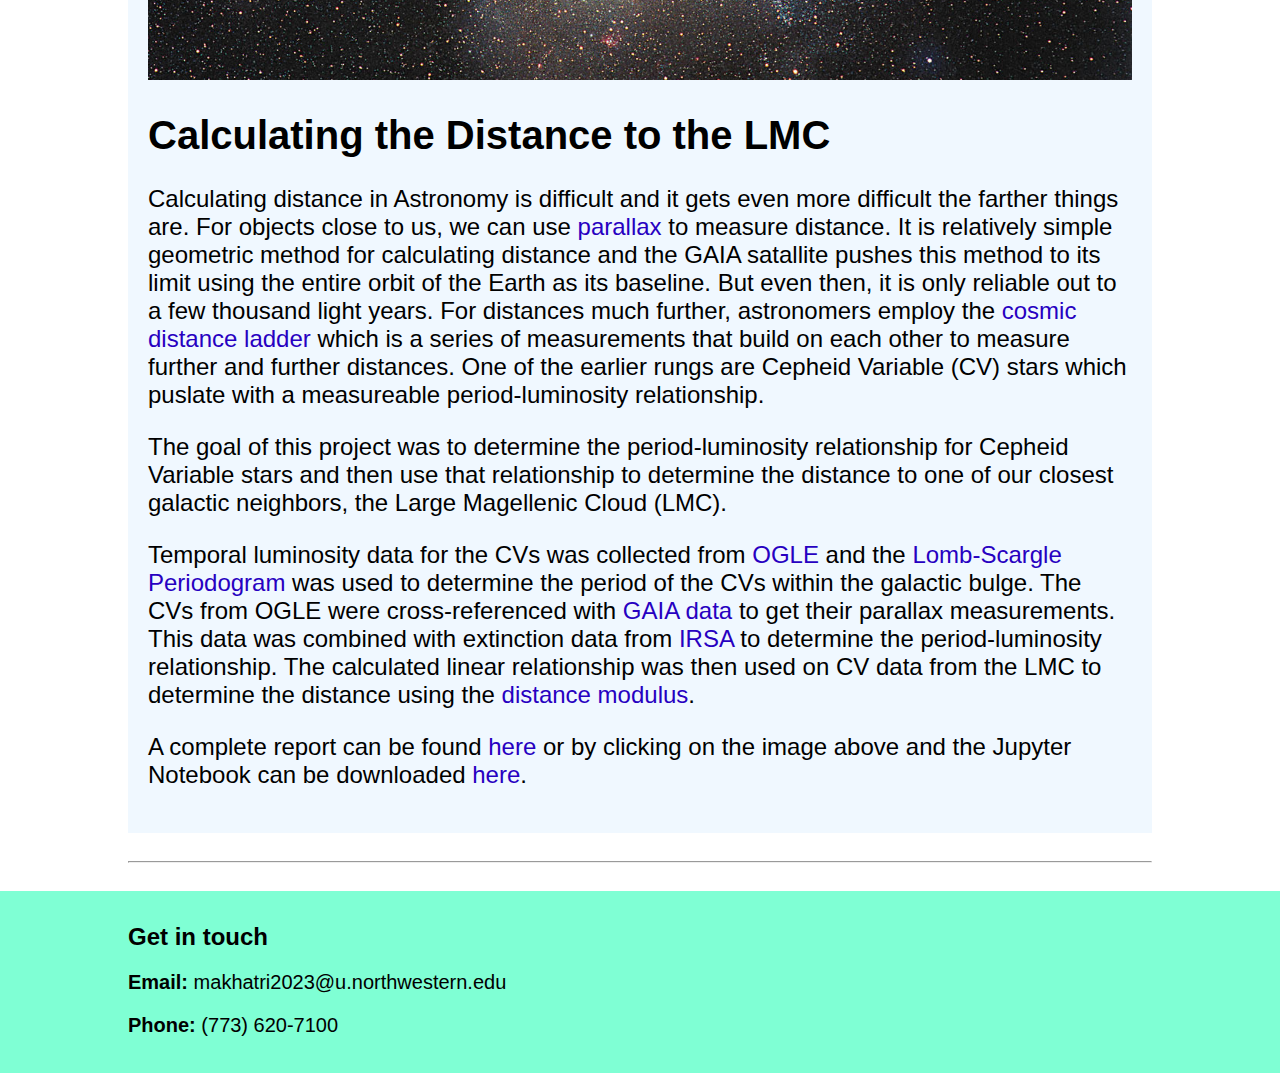
<file: pages/projects.html>
<!DOCTYPE html>
<html>

<head>
    <link rel="stylesheet" type="text/css" href="styles.css" />
    <link rel="icon" href="../images/hand-wave.png">
    <meta charset="UTF-8">
    <title>MA Khatri - Projects</title>
</head>

<body>
    <nav role="navigation">
        <ul>
            <li aria-current="page" tabindex="1">
                <a href="index.html">MA Khatri</a>
            </li>
            <div class="nav-links">
                <li tabindex="2">
                    <a href="resume.html">Resume</a>
                </li>
                <li tabindex="3">
                    <a  class="activePage" href="projects.html">Projects</a>
                </li>
                <li tabindex="4">
                    <a href="bio.html">Bio</a>
                </li>
            </div>
        </ul>
    </nav>

    <main>
        <div class="break"></div>
        <div class="projects"> 
            <h1>Projects</h1>
            <hr>
            <div class="break"></div>
            <div id="project1" class="project projPage">
                <a tabindex="5" title="View the project" href="..\extra\KhatriMahebubAalam_ProjC\KhatriMahebubAalam_ProjC.html" target="_blank"><img src="../images/proj-c.png" alt="Lighting and Materials"></a>
                <h1>
                    Lighting and Materials in WebGL
                </h1>
                <p>
                    The goal of this project was to experiment with different lighting styles and materials
                    by hand-coding shaders that implement different lighting calculation techniques with adjustable
                    material properties. 
                </p>
                <p>
                    The scene consists of a number of different objects. In the foreground are a hand-coded cube 
                    and sphere along with a teapot and bunny which all slowly rotate. In the background are a series 
                    of animated connected assemblies featuring: a set of square pyramids rotating about each other
                    and a rotating together along the red track, a recursively drawn tree, and a "wagging" tail.
                    Finally, there is also a ground plane and set of world coordinate axes. 
                </p>
                <p>
                    You can use the WASD keys to control the camera's position and click and drag the mouse to orient
                    it. There are several drop down menus, sliders, and color-pickers that adjust various properties of
                    the scene. 
                </p>
                <p>
                    A complete writeup for the project can be found <a tabindex="6" title="Project writeup" href="..\extra\KhatriMahebubAalam_ProjC\KhatriMahebubAalam_ProjC.pdf" target="_blank">here</a>
                    and you can view the actual project itself <a tabindex="7" title="View the project" href="..\extra\KhatriMahebubAalam_ProjC\KhatriMahebubAalam_ProjC.html" target="_blank">here</a> 
                    or click on the image above.
                </p>
            </div>
            <div class="break"></div>
            <hr>
            <div class="break"></div>
            <div id="project2" class="project">
                <a tabindex="8" title="Calculating the Distance to the LMC Report" href="../extra/ASTRON_321_421_final_report.pdf" target="_blank"><img src="../images/LMC.jpg" alt="Calculating the Distance to the LMC"></a>
                <h1>
                    Calculating the Distance to the LMC
                </h1>
                <p>
                    Calculating distance in Astronomy is difficult and it gets even more difficult the farther things 
                    are. For objects close to us, we can use <a tabindex="9" title="Parallax Wikipedia article" href="https://en.wikipedia.org/wiki/Parallax" target="_blank">parallax</a>
                    to measure distance. It is relatively simple geometric method for calculating distance and the GAIA satallite
                    pushes this method to its limit using the entire orbit of the Earth as its baseline. But even then, it is only 
                    reliable out to a few thousand light years. For distances much further, astronomers employ the <a tabindex="10" title="Cosmic Distance Ladder Wikipedia article" href="https://en.wikipedia.org/wiki/Cosmic_distance_ladder" target="_blank">
                    cosmic distance ladder</a> which is a series of measurements that build on each other to measure further and 
                    further distances. One of the earlier rungs are Cepheid Variable (CV) stars which puslate with a measureable 
                    period-luminosity relationship. 
                </p>
                <p>
                    The goal of this project was to determine the period-luminosity relationship for Cepheid Variable stars 
                    and then use that relationship to determine the distance to one of our closest galactic neighbors, the
                    Large Magellenic Cloud (LMC). 
                </p>
                <p>
                    Temporal luminosity data for the CVs was collected from <a tabindex="11" title="OGLE data" href="https://www.astrouw.edu.pl/ogle/ogle4/OCVS/" target="_blank">OGLE</a> and the
                    <a tabindex="12" title="Lomb-Scargle Periodogram Explanation" href="https://iopscience.iop.org/article/10.3847/1538-4365/aab766/pdf" target="_blank">Lomb-Scargle Periodogram</a>
                    was used to determine the period of the CVs within the galactic bulge. The CVs from OGLE were cross-referenced with <a tabindex="13" title="GAIA database" href="https://gea.esac.esa.int/archive/" target="_blank">
                    GAIA data</a> to get their parallax measurements. This data was combined with extinction data from <a tabindex="13" title="IRSA Galactic Dust Reddening and Extinction" href="https://irsa.ipac.caltech.edu/applications/DUST/" target="_blank">
                    IRSA</a> to determine the period-luminosity relationship. The calculated linear relationship was then used on CV data from the LMC to determine the distance using the 
                    <a tabindex="14" title="Magnitudes and distance" href="http://astro.wku.edu/labs/m100/mags.html" target="_blank">distance modulus</a>.
                </p>
                <p>
                    A complete report can be found <a tabindex="15" title="Calculating the Distance to the LMC Report" href="../extra/ASTRON_321_421_final_report.pdf" target="_blank">here</a> 
                    or by clicking on the image above and the Jupyter Notebook can be downloaded 
                    <a tabindex="16" title="Jupyter Notebook" href="../extra/KhatriMahebubAalam_Astron321_final_project.ipynb" target="_blank">here</a>.
                </p>
            </div>
            <div class="break"></div>
            <hr>
            <div class="break"></div>
        </div>
    </main>

</body>

<footer>
    <h1>
        Get in touch
    </h1>
    <p>
        <b>Email:</b> <a tabindex="20" href="mailto:makhatri2023@u.northwestern.edu">makhatri2023@u.northwestern.edu</a>
    </p>
    <p>
        <b>Phone:</b> <a tabindex="21" href="tel:1-773-620-7100" >(773) 620-7100</a>
    </p>
</footer>
</html>
</file>
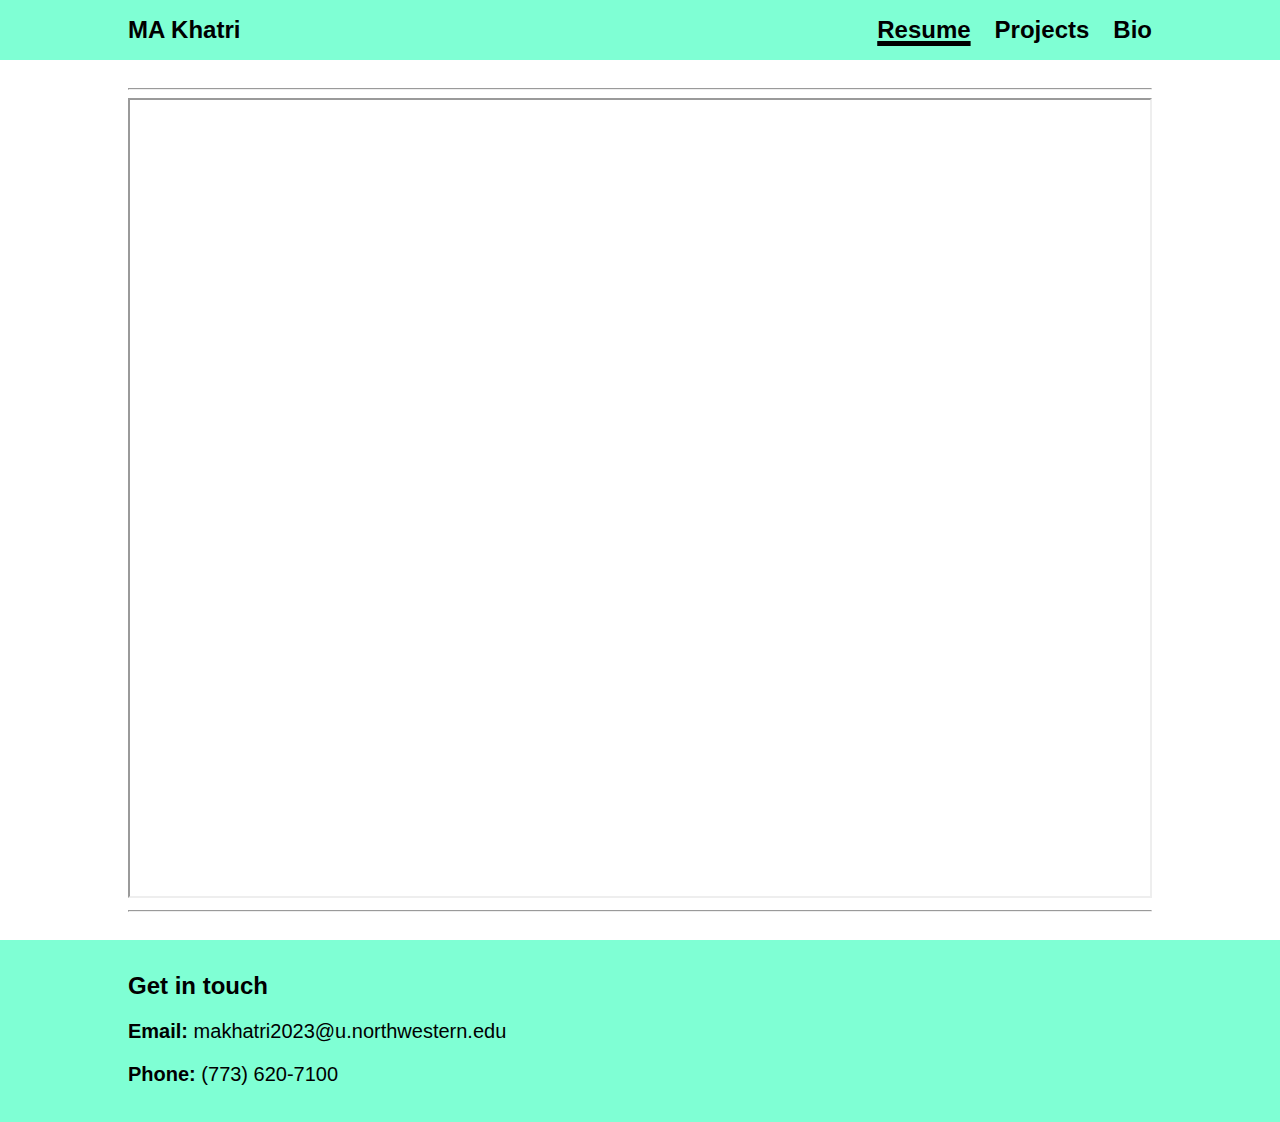
<file: pages/resume.html>
<!DOCTYPE html>
<html>

<head>
    <link rel="stylesheet" type="text/css" href="styles.css" />
    <link rel="icon" href="../images/hand-wave.png">
    <meta charset="UTF-8">
    <title>MA Khatri - Resume</title>
</head>

<body>
    <nav role="navigation">
        <ul>
            <li aria-current="page" tabindex="1">
                <a href="index.html">MA Khatri</a>
            </li>
            <div class="nav-links">
                <li tabindex="2">
                    <a class="activePage" href="resume.html">Resume</a>
                </li>
                <li tabindex="3">
                    <a  href="projects.html">Projects</a>
                </li>
                <li tabindex="4">
                    <a href="bio.html">Bio</a>
                </li>
            </div>
        </ul>
    </nav>

    <main>
        <div class="break"></div>
        <hr>
        <!-- <div class="break"></div> -->
        <iframe src="../extra/MahebubAalamKhatri_CVDraft.pdf" width="100%" height="800px">
        </iframe>
        <!-- <div class="break"></div> -->
        <hr>
        <div class="break"></div>
    </main>

    <footer>
        <h1>
            Get in touch
        </h1>
        <p>
            <b>Email:</b> <a tabindex="9" href="mailto:makhatri2023@u.northwestern.edu">makhatri2023@u.northwestern.edu</a>
        </p>
        <p>
            <b>Phone:</b> <a tabindex="10" href="tel:1-773-620-7100" >(773) 620-7100</a>
        </p>
    </footer>
</body>

</html>
</file>
<file: styles.css>
* {
    box-sizing: border-box;
}

.WebContainer{
    width: 100%;
    height: auto;
}

body {
    margin: 0;
    padding: 0;
    font-family: sans-serif;
}

header {
    position: sticky;
    top: 0;
    width: 100%;
}

nav {
    background-color: aquamarine;
}

nav ul {
    display: flex;
    justify-content: space-between;
    padding: 1rem 10% 1rem 10%;
    /* top right bottom left */
    list-style-type: none;
    margin: 0;
}

.nav-links {
    display: flex;
    gap: 1.5rem;
}

nav ul li a {
    font-weight: bold;
    font-size: 1.25rem;
    color: black;
    text-decoration: underline 0.3rem rgba(0, 0, 0, 0);
    transition: text-decoration-color 300ms;
}

nav ul li a:hover {
    text-decoration-color: rgba(0, 0, 0, 1);
}

.activePage {
    text-decoration: underline 0.3rem rgba(0, 0, 0, 1);
}

main {
    margin: 0 10% 0 10%;
    min-height: 95vh; /* This was an attempt to make the footer have a set size and stay at the bottom even on an empty page */
}

.profile {
    display: flex;
    flex-wrap: wrap;
    justify-content: center;
    align-items: flex-start;
    background-color: aliceblue;
    box-sizing: border-box;
    padding: 1.25rem;
    gap: 2.5rem;
}

.profile img {
    width: 18rem;
    max-width: 100%;
    flex: 1 1;
}

.profile div {
    width: 100%;
    flex: 5 1;
    margin: 0rem;
    min-width: 25rem;
    
}

.profile h1 {
    font-size: 3.5rem;
    font-weight: bold;
}

.profile p {
    font-size: 1.25rem;
}


.profile a {
    text-decoration: none;
    color: #2700c1;
    transition: color 300ms;
}

.profile a:hover {
    color: #555555;
}

.break { /* allows for adjustable sizing */
    height: 1.25rem;
    width: 100%;
    clear: both;
}

.projects {
    box-sizing: border-box;
    gap: 1.25rem;
}

.projects h1 {
    font-size: 2.25rem;
}

.project {
    padding: 1.25rem;
    background-color: aliceblue;
    /* display: flex; */
    flex-wrap: wrap;
}

.project img {
    width: 100%;
    height: 18rem;
    object-fit: cover;
}

.project h1 {
    font-size: 1.75rem;
    flex-basis: 100%;
}

.project p {
    font-size: 1.25rem;
    flex-basis: 100%;
}

.project a {
    /* font-size: 1.25rem; */
    text-decoration: none;
    color: #2700c1;
    transition: color 300ms;
    justify-content: end;
}

.project a:hover {
    color: #555555;
}

.projPage a {
    /* font-size: 1.25rem; */
    color: #2700c1;
}

.video {
    float: left;
    margin: 1.5rem;
}

.embedContainer {
    display: flex; 
    justify-content:center;
}

footer {
    background-color: aquamarine;
    padding: 1rem 10% 1rem 10%;
    display: flex;
    justify-content: center;
    align-items: center;
    gap: 1rem;
}

.fa {
    padding: 1rem;
    text-decoration: none;
    color: black;
    /* height: 1rem; */
    /* width: 1rem; */
    border-radius: 50%;
    box-shadow: 0rem 0.25rem 0.5rem rgba(0, 0, 0, 0.2);
  }
  
.fa:hover {
    opacity: 0.7;
}
</file>
<file: pages/styles.css>
* {
    box-sizing: border-box;
}

.WebContainer{
    width: 100%;
    height: auto;
}

body {
    margin: 0;
    padding: 0;
    font-family: sans-serif;
}

nav {
    width: 100%;
    background-color: aquamarine;
    position: sticky;
    top: 0;
}

nav ul {
    display: flex;
    justify-content: space-between;
    padding: 1rem 10% 1rem 10%;
    /* top right bottom left */
    list-style-type: none;
    margin: 0;
}

.nav-links {
    display: flex;
    gap: 1.5rem;
}

nav ul li a {
    font-weight: bold;
    font-size: 1.5rem;
    color: black;
    text-decoration: underline 0.3rem rgba(0, 0, 0, 0);
    transition: text-decoration-color 300ms;
}

nav ul li a:hover {
    text-decoration-color: rgba(0, 0, 0, 1);
}

.activePage {
    text-decoration: underline 0.3rem rgba(0, 0, 0, 1);
}

main {
    margin: 0 10% 0 10%;
    min-height: 95vh; /* This was an attempt to make the footer have a set size and stay at the bottom even on an empty page */
}

.profile {
    display: flex;
    flex-wrap: wrap;
    justify-content: center;
    align-items: flex-start;
    background-color: aliceblue;
    box-sizing: border-box;
    padding: 1.25rem;
    gap: 2.5rem;
}

.profile img {
    width: 26rem;
    max-width: 100%;
    flex: 1 1;
}

.profile div {
    width: 100%;
    flex: 5 1;
    margin: 0rem;
    min-width: 25rem;
    
}

.profile h1 {
    font-size: 4rem;
    font-weight: bold;
}

.profile p {
    font-size: 1.5rem;
}


.profile a {
    text-decoration: none;
    color: #2700c1;
    transition: color 300ms;
}

.profile a:hover {
    color: #555555;
}

.break { /* allows for adjustable sizing */
    height: 1.25rem;
    width: 100%;
    clear: both;
}

.projects {
    box-sizing: border-box;
    gap: 1.25rem;
}

.projects h1 {
    font-size: 3rem;
}

.project {
    padding: 1.25rem;
    background-color: aliceblue;
    /* display: flex; */
    flex-wrap: wrap;
}

.project img {
    width: 100%;
    height: 24rem;
    object-fit: cover;
}

.project h1 {
    font-size: 2.5rem;
    flex-basis: 100%;
}

.project p {
    font-size: 1.5rem;
    flex-basis: 100%;
}

.project a {
    /* font-size: 1.25rem; */
    font-size: 1.5rem;
    text-decoration: none;
    color: #2700c1;
    transition: color 300ms;
    justify-content: end;
}

.project a:hover {
    color: #555555;
}

.projPage a {
    font-size: 1.5rem;
    color: #2700c1;
}

footer {
    background-color: aquamarine;
    padding: 1rem 10% 1rem 10%;
}

footer h1 {
    font-size: 1.5rem;
}

footer p {
    font-size: 1.25rem;
}

footer a {
    text-decoration: none;
    color: black;
}
</file>
<file: KhatriMahebubAalam_ProjC/style.css>
#InstructionsHeader{
    font-size: 14pt;
}

#instructions{
    font-size: 12pt;
}

body {
  overflow-x: hidden;
}
</file>
